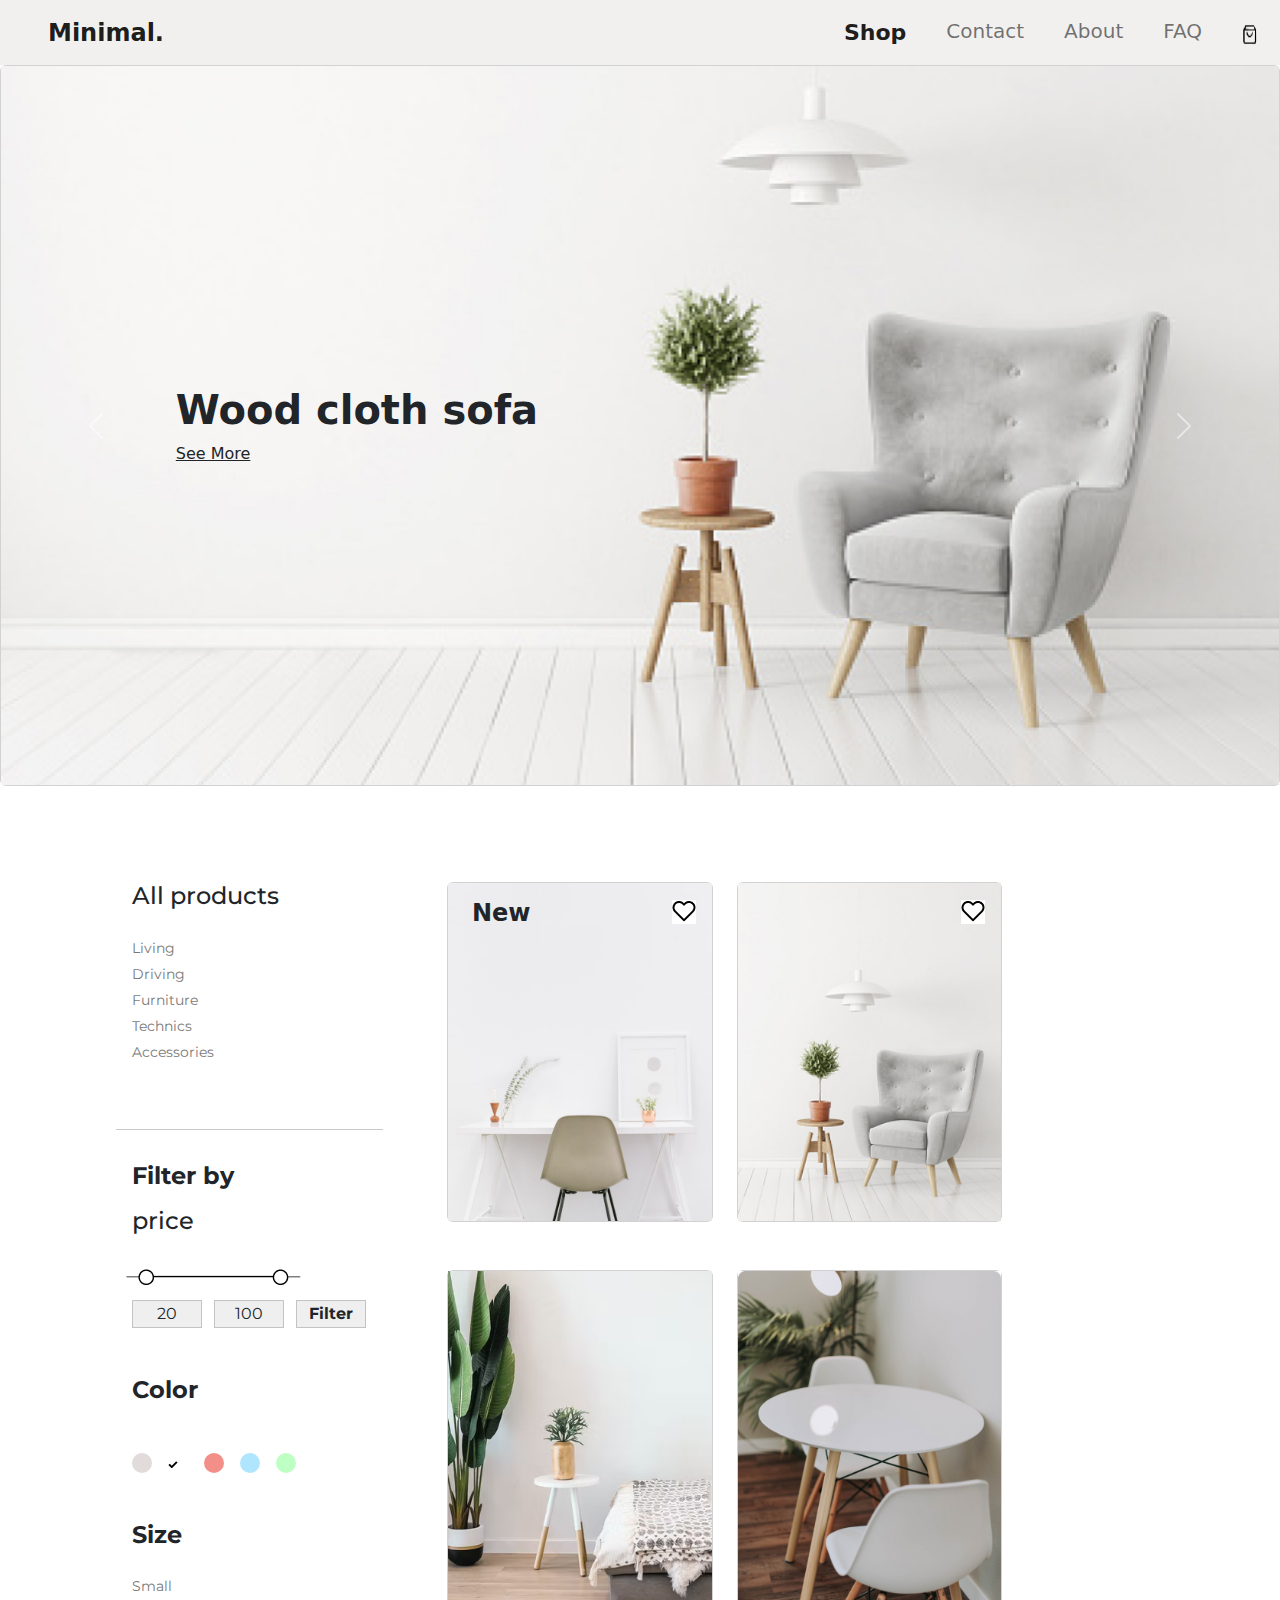
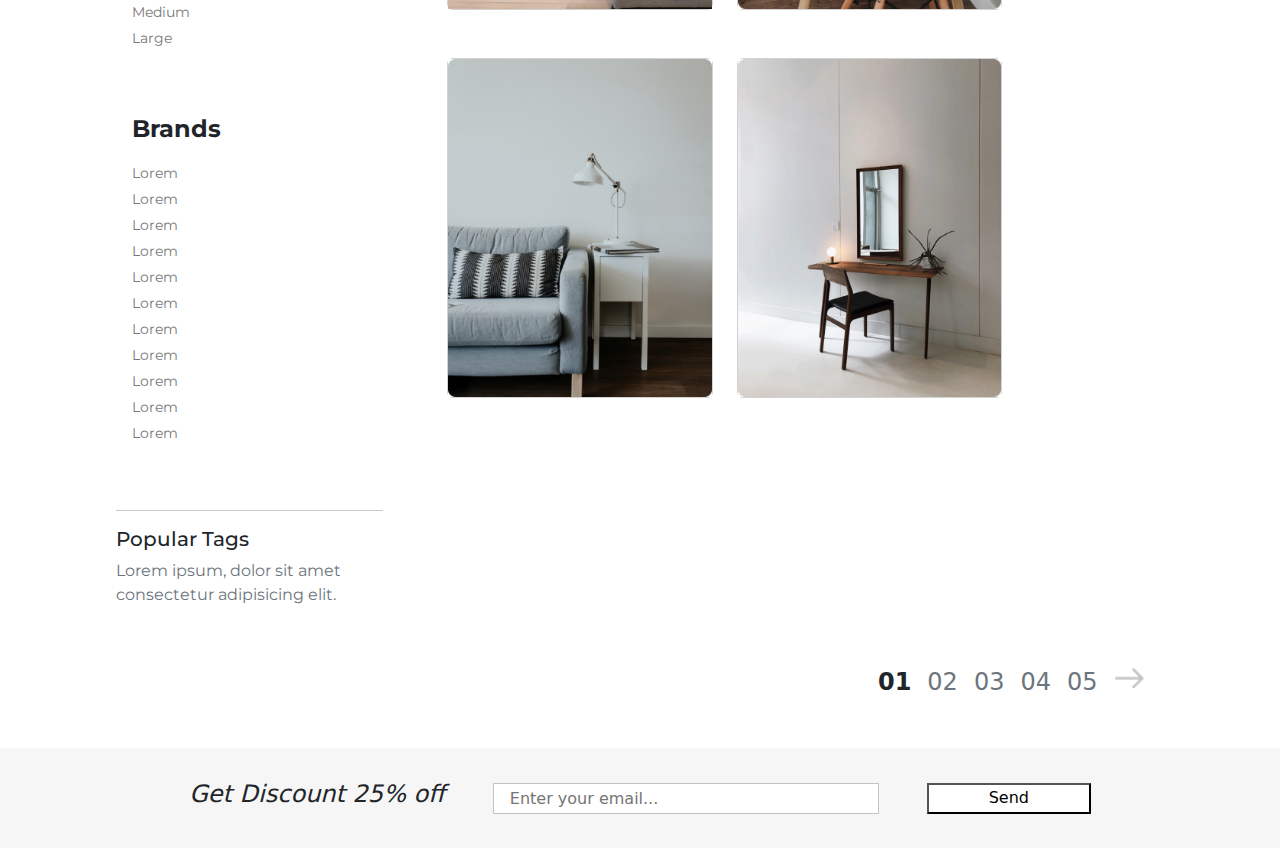
<file: index.html>
<!DOCTYPE html>
<html lang="en">
<head>
    <meta charset="UTF-8">
    <meta http-equiv="X-UA-Compatible" content="IE=edge">
    <meta name="viewport" content="width=device-width, initial-scale=1.0">
    <title>Document</title>
    <link rel="stylesheet" href="bootstrap-5.2.2-dist/css/bootstrap.css">
    <link rel="preconnect" href="https://fonts.googleapis.com"> 
    <link rel="preconnect" href="https://fonts.gstatic.com" crossorigin> 
    <link href="https://fonts.googleapis.com/css2?family=Inter:wght@200;300;400;
    500;600;700;800;900&family=Montserrat:ital,wght@0,100;0,200;0,300;0,400;0,500;
    0,600;0,700;0,800;0,900;1,100;1,200;1,300&display=swap" rel="stylesheet">
    
</head>
<body >
    <section>
        
       
    <nav style="background-color: rgb(241,240,238);" class="navbar navbar-expand-lg navbar-light sticky-top">
        <div class="container-fluid ps-5 pe-3 ms-auto">
            
                <a style="font-weight: 900; font-size: 24px;" class="navbar-brand" href="#"><b>Minimal.</b></a>
                <main class="d-flex">
                 <div>
                  <button class="navbar-toggler" type="button" data-bs-toggle="collapse" data-bs-target="#navbarSupportedContent" aria-controls="navbarSupportedContent" aria-expanded="false" aria-label="Toggle navigation">
                    <span class="navbar-toggler-icon"></span>
                  </button>
                  <div class="collapse navbar-collapse ms-auto" id="navbarSupportedContent">
                    <ul style="font-weight: 400; font-size: 20px;" class="navbar-nav ms-auto mb-2 mb-lg-0">
                      <li style="font-weight: 900; font-size: 22px;" class="nav-item">
                        <a class="nav-link active " href="#">Shop</a>
                      </li>
                      <li class="nav-item">
                        <a class="nav-link ms-4" href="#">Contact</a>
                      </li>
                      
                      <li class="nav-item">
                          <a class="nav-link ms-4" href="#">About</a>
                        </li>
                        
                      <li class="nav-item">
                          <a class="nav-link ms-4" href="#">FAQ</a>
                        </li>
                    </ul>
                    
                  </div>
                 </div>
                  <img class="ms-4" src="image/me-removebg-preview (2).png" alt="">
                </main>
        </div>
    </nav>
    <div id="carouselExampleIndicators" class="carousel slide" data-bs-ride="true">
        <div class="carousel-inner">
          <div class="carousel-item active">
            <div class="card">
              
            <img src="image/image 6.jpg" class="d-block w-100" alt="...">
              <div class="card-img-overlay row " id="nicky">
                <div class=" col-md-9 ps-md-7  col-sm-10 container " style=" margin: auto;">
                  <h1 style="font-weight: 900;">Wood cloth sofa</h1>
                  <a href="*" class="text-dark">See More</a>
                </div>
              </div>
            </div>
          </div>
          <div class="carousel-item">
            <img src="image/image 6.jpg" class="d-block w-100" alt="...">
            
          </div>
          <div class="carousel-item">
            <img src="image/image 6.jpg" class="d-block w-100" alt="...">
          </div>
        </div>
        <button class="carousel-control-prev text-dark h-25 my-auto" type="button" data-bs-target="#carouselExampleIndicators" data-bs-slide="prev">
          <span class="carousel-control-prev-icon" aria-hidden="true"></span>
          <span class="visually-hidden">Previous</span>
        </button>
        <button class="carousel-control-next  text-dark h-25 my-auto" type="button" data-bs-target="#carouselExampleIndicators" data-bs-slide="next">
          <span class="carousel-control-next-icon" aria-hidden="true"></span>
          <span class="visually-hidden">Next</span>
        </button>
      </div>
    </section>
    
    
       <div style="background: #FFFFFF;" class="container-fluid mx-5 mt-5 d-flex gap-3">
        <div class="row-lg gap-5 justify-content-between mx-auto">
            <div style="background: #FFFFFF; height: 1366px;
                        width: 275px;
                        left: 100px;
                        top: 799px;
                        border-radius: 0px;font-family: 'Montserrat', sans-serif;" 
                        class="col-lg-4 d-none d-md-block  mt-sm-5 ps-2 ms-5 me-5 rounded text-dark">
                <h4 class="ps-3 pb-3">
                    All products
                </h4>
                <ul style="color: #7A7979;
                            font-size:14px;
                            font-weight: 400;
                            line-height: 10px;
                            letter-spacing: 0em;
                            text-align: left;"
                        class="navbar-nav ps-3 pb-5 mb-3">
                    <li class="nav-item"><a class="nav-link" href="&^&">Living</a></li>
                    <li class="nav-item"><a class="nav-link" href="&^&">Driving</a></li>
                    <li class="nav-item"><a class="nav-link" href="&^&">Furniture</a></li>
                    <li class="nav-item"><a class="nav-link" href="&^&">Technics</a></li>
                    <li class="nav-item"><a class="nav-link" href="&^&">Accessories</a></li>
                </ul>
                   <hr>
                    
                <h4 class="text-dark fw-bolder ps-3 pt-3 mb-3">
                    Filter by
                </h4>
                <h4 class="ps-3 mb-4">
                    price
                </h4>
                <span style="letter-spacing:0px; padding: 0px; margin: 0px ;">
                    <img src="image/draw.png" alt="">
                </span>
                <span style="font-family: 'Montserrat', sans-serif;"><br>
                    <button class="ms-3 text-dark mt-2" style="border:1px solid #C3C3C3; width:70px;"> 20</button>
                    <button class="ms-2 text-dark mt-2" style="border:1px solid #C3C3C3; width:70px;"> 100</button>
                    <button class="ms-2 text-dark mt-2" style="border:1px solid #C3C3C3; width:70px;"> <b>Filter</b></button>
                </span>
                <h4 class="ms-3 mt-5 mb-5">
                    <b style="font-family: 'Montserrat', sans-serif;">
                        Color
                    </b>
                </h4>
                <span class="d-flex gap-3 ms-3 mt-4">
                    <main style="height:20px ; width: 20px; border-radius: 100px; background-color:#E1DBDB;"></main>
                    <main style="height:20px ; width: 20px; border-radius: 100px;"><img src="image/check.jpg" alt=""></main>
                    <main style="height:20px ; width: 20px; border-radius: 100px; background-color: #F28F88;"></main>
                    <main style="height:20px ; width: 20px; border-radius: 100px; background-color: #AFE6FE;"></main>
                    <main style="height:20px ; width: 20px; border-radius: 100px; background-color: #BEFFC3;"></main>
                </span>
                <h4 class="ms-3 mb-4 mt-5 font-family: 'Montserrat', sans-serif;"><b>Size</b></h4>
                <ul style="color: #7A7979;
                            font-family: 'Montserrat', sans-serif;;
                            font-size:14px;
                            font-weight: 400;
                            line-height: 10px;
                            letter-spacing: 0em;
                            text-align: left;"
                        class="navbar-nav ps-3 pb-5 mb-3">
                    <li class="nav-item"><a class="nav-link" href="&^&">Small</a></li>
                    <li class="nav-item"><a class="nav-link" href="&^&">Medium</a></li>
                    <li class="nav-item"><a class="nav-link" href="&^&">Large</a></li>
                </ul>
                <h4 class="ms-3 mb-3 font-family: 'Montserrat', sans-serif;"><b>Brands</b></h4>
                <ul style="color: #7A7979;
                            font-family: 'Montserrat', sans-serif;;
                            font-size:14px;
                            font-weight: 400;
                            line-height: 10px;
                            letter-spacing: 0em;
                            text-align: left;"
                        class="navbar-nav ps-3 pb-5 mb-3">
                    <li class="nav-item"><a class="nav-link" href="&^&">Lorem</a></li>
                    <li class="nav-item"><a class="nav-link" href="&^&">Lorem</a></li>
                    <li class="nav-item"><a class="nav-link" href="&^&">Lorem</a></li>
                    <li class="nav-item"><a class="nav-link" href="&^&">Lorem</a></li>
                    <li class="nav-item"><a class="nav-link" href="&^&">Lorem</a></li>
                    <li class="nav-item"><a class="nav-link" href="&^&">Lorem</a></li>
                    <li class="nav-item"><a class="nav-link" href="&^&">Lorem</a></li>
                    <li class="nav-item"><a class="nav-link" href="&^&">Lorem</a></li>
                    <li class="nav-item"><a class="nav-link" href="&^&">Lorem</a></li>
                    <li class="nav-item"><a class="nav-link" href="&^&">Lorem</a></li>
                    <li class="nav-item"><a class="nav-link" href="&^&">Lorem</a></li>
                </ul>
                <hr>
                <h5>Popular Tags</h5>
                <p class="text-secondary">Lorem ipsum, dolor sit amet consectetur adipisicing elit.</p>
                </div>
            </div>






           



            

                <div>
                  <nav class=" d-md-none navbar ">
                    <div class="container-fluid">
                      <a class="navbar-brand" href="#"><h5>Menu</h5></a>
                      <button class="navbar-toggler me-auto" type="button" data-bs-toggle="offcanvas" 
                              data-bs-target="#offcanvasNavbar" aria-controls="offcanvasNavbar">
                        <span class="navbar-toggler-icon"></span>
                      </button>
                    
                    
                    
                      <div class="text-dark dropdown">
                        <a style="font-family: 'Montserrat' 'sans-serif';
                                  font-size: 12px;
                                  font-weight: 700;
                                  line-height: 15px;
                                  letter-spacing: 0em;
                                  text-align: left;
                                  "
                            class="btn dropdown-toggle" href="#" role="button" data-bs-toggle="dropdown" aria-expanded="false">
                          Sort by: A-Z
                        </a>
                      
                        <ul class="text-center dropdown-menu">
                          <li><a class="dropdown-item" href="#"></a>A</li>
                          <li><a class="dropdown-item" href="#"></a>B</li>
                          <li><a class="dropdown-item" href="#"></a>C</li>
                          <li><a class="dropdown-item" href="#"></a>D</li>
                          <li><a class="dropdown-item" href="#"></a>E</li>
                          <li><a class="dropdown-item" href="#"></a>F</li>
                          <li><a class="dropdown-item" href="#"></a>G</li>
                          <li><a class="dropdown-item" href="#"></a>I</li>
                          <li><a class="dropdown-item" href="#"></a>J</li>
                          <li><a class="dropdown-item" href="#"></a>K</li>
                          <li><a class="dropdown-item" href="#"></a>L</li>
                          <li><a class="dropdown-item" href="#"></a>M</li>
                          <li><a class="dropdown-item" href="#"></a>N</li>
                          <li><a class="dropdown-item" href="#"></a>O</li>
                          <li><a class="dropdown-item" href="#"></a>P</li>
                          <li><a class="dropdown-item" href="#"></a>Q</li>
                          <li><a class="dropdown-item" href="#"></a>R</li>
                          <li><a class="dropdown-item" href="#"></a>S</li>
                          <li><a class="dropdown-item" href="#"></a>T</li>
                          <li><a class="dropdown-item" href="#"></a>U</li>
                          <li><a class="dropdown-item" href="#"></a>V</li>
                          <li><a class="dropdown-item" href="#"></a>W</li>
                          <li><a class="dropdown-item" href="#"></a>X</li>
                          <li><a class="dropdown-item" href="#"></a>Y</li>
                          <li><a class="dropdown-item" href="#"></a>Z</li>
                          <li><a class="dropdown-item" href="#"></a></li>
                          <!-- <li><a class="dropdown-item" href="#">Another action</a></li>
                          <li><a class="dropdown-item" href="#">Something else here</a></li> -->
                        </ul>
                      </div>
                      <p style="font-family: 'Montserrat' 'sans-serif';
                      font-size: 10px;
                      font-weight: 400;
                      line-height: 12px;
                      letter-spacing: 0em;
                      text-align: left;
                      color: #7A7979;
                      " class="mt-3 me-2">
                        Showing 1-12 of 24 results
                      </p>
                      
                    
                    
                    
                    
                      <div class="offcanvas offcanvas-start" tabindex="-1" id="offcanvasNavbar" aria-labelledby="offcanvasNavbarLabel">
                        <div class="offcanvas-header">
                          <h5 class="offcanvas-title" id="offcanvasNavbarLabel">
                            <h4 
                            style="font-family: 'Montserrat' 'sans-serif';
                                   font-size: 30px;
                                   font-weight: 500;
                                   line-height: 29px;
                                   letter-spacing: 0em;
                                   text-align: left;"
                            class=" mt-3 me-auto">
                            All products
                            </h4>
                          </h5>
                          <button type="button" class="btn-close" data-bs-dismiss="offcanvas" aria-label="Close"></button>
                        </div>
                        <div class="offcanvas-body">
                          <ul class="navbar-nav justify-content-end flex-grow-1 pe-3">
                            <li class="nav-item">
                              
                    
                    
                    
                    
                    
                              <div style="background: #FFFFFF;" class="container-fluid mt-5 d-flex gap-3">
                                <div class="row-lg gap-5">
                                    <div style="background: #FFFFFF; height: 1366px;
                                                width: 275px;
                                                top: 799px;
                                                border-radius: 0px;font-family: 'Montserrat', sans-serif;" 
                                                class="col-lg-3 d-lg-block rounded text-dark">
                                        <!-- <h4 class="ps-3 pb-3">
                                            All products
                                        </h4> -->
                                        <ul style="color: #7A7979;
                                                    font-size:14px;
                                                    font-weight: 400;
                                                    line-height: 10px;
                                                    letter-spacing: 0em;
                                                    text-align: left;"
                                                class="navbar-nav ps-3 pb-5 mb-3">
                                            <li class="nav-item"><a class="nav-link" href="&^&">Living</a></li>
                                            <li class="nav-item"><a class="nav-link" href="&^&">Driving</a></li>
                                            <li class="nav-item"><a class="nav-link" href="&^&">Furniture</a></li>
                                            <li class="nav-item"><a class="nav-link" href="&^&">Technics</a></li>
                                            <li class="nav-item"><a class="nav-link" href="&^&">Accessories</a></li>
                                        </ul>
                                           <hr>
                                            
                                        <h4 class="text-dark fw-bolder ps-3 pt-3 mb-3">
                                            Filter by
                                        </h4>
                                        <h4 class="ps-3 mb-4">
                                            price
                                        </h4>
                                        <span style="letter-spacing:0px; padding: 0px; margin: 0px ;">
                                            <img src="image/draw.png" alt="">
                                        </span>
                                        <span style="font-family: 'Montserrat', sans-serif;"><br>
                                            <button class="ms-3 text-dark mt-2" style="border:1px solid #C3C3C3; width:70px;"> 20</button>
                                            <button class="ms-2 text-dark mt-2" style="border:1px solid #C3C3C3; width:70px;"> 100</button>
                                            <button class="ms-2 text-dark mt-2" style="border:1px solid #C3C3C3; width:70px;"> <b>Filter</b></button>
                                        </span>
                                        <h4 class="ms-3 mt-5 mb-5">
                                            <b style="font-family: 'Montserrat', sans-serif;">
                                                Color
                                            </b>
                                        </h4>
                                        <span class="d-flex gap-3 ms-3 mt-4">
                                            <main style="height:20px ; width: 20px; border-radius: 100px; background-color:#E1DBDB;"></main>
                                            <main style="height:20px ; width: 20px; border-radius: 100px;"><img src="image/check.jpg" alt=""></main>
                                            <main style="height:20px ; width: 20px; border-radius: 100px; background-color: #F28F88;"></main>
                                            <main style="height:20px ; width: 20px; border-radius: 100px; background-color: #AFE6FE;"></main>
                                            <main style="height:20px ; width: 20px; border-radius: 100px; background-color: #BEFFC3;"></main>
                                        </span>
                                        <h4 class="ms-3 mb-4 mt-5 font-family: 'Montserrat', sans-serif;"><b>Size</b></h4>
                                        <ul style="color: #7A7979;
                                                    font-family: 'Montserrat', sans-serif;;
                                                    font-size:14px;
                                                    font-weight: 400;
                                                    line-height: 10px;
                                                    letter-spacing: 0em;
                                                    text-align: left;"
                                                class="navbar-nav ps-3 pb-5 mb-3">
                                            <li class="nav-item"><a class="nav-link" href="&^&">Small</a></li>
                                            <li class="nav-item"><a class="nav-link" href="&^&">Medium</a></li>
                                            <li class="nav-item"><a class="nav-link" href="&^&">Large</a></li>
                                        </ul>
                                        <h4 class="ms-3 mb-3 font-family: 'Montserrat', sans-serif;"><b>Brands</b></h4>
                                        <ul style="color: #7A7979;
                                                    font-family: 'Montserrat', sans-serif;;
                                                    font-size:14px;
                                                    font-weight: 400;
                                                    line-height: 10px;
                                                    letter-spacing: 0em;
                                                    text-align: left;"
                                                class="navbar-nav ps-3 pb-5 mb-3">
                                            <li class="nav-item"><a class="nav-link" href="&^&">Lorem</a></li>
                                            <li class="nav-item"><a class="nav-link" href="&^&">Lorem</a></li>
                                            <li class="nav-item"><a class="nav-link" href="&^&">Lorem</a></li>
                                            <li class="nav-item"><a class="nav-link" href="&^&">Lorem</a></li>
                                            <li class="nav-item"><a class="nav-link" href="&^&">Lorem</a></li>
                                            <li class="nav-item"><a class="nav-link" href="&^&">Lorem</a></li>
                                            <li class="nav-item"><a class="nav-link" href="&^&">Lorem</a></li>
                                            <li class="nav-item"><a class="nav-link" href="&^&">Lorem</a></li>
                                            <li class="nav-item"><a class="nav-link" href="&^&">Lorem</a></li>
                                            <li class="nav-item"><a class="nav-link" href="&^&">Lorem</a></li>
                                            <li class="nav-item"><a class="nav-link" href="&^&">Lorem</a></li>
                                        </ul>
                                        <hr>
                                        <h5>Popular Tags</h5>
                                        <p class="text-secondary">Lorem ipsum, dolor sit amet consectetur adipisicing elit.</p>
                                        </div>
                                    </div>
                            </li>
                        </div>
                      </div>
                    </div>
                    </nav>
                  <main class="row col-lg-8 col-sm-12 ">
                    <div class="col-lg-6 col-sm-6 mt-sm-5  rounded">
                        <div class="card">
                            <img src="image/image 2.jpg" alt="">
                            <div class="card-img-overlay">
                                <div class=" d-flex justify-content-between">
                                    <h4 class="fw-bolder ps-2"> New</h4>
                                    <span style="width: 24px;height: 24px;left: 297px;top: 28px;"> 
                                        <img src="image/heart.jpg" alt="" >
                                    </span>
                                </div>
                                <main style="position: absolute;
                                         width: 160px;
                                         height: 58px;
                                         left: 29px;
                                         top: 390px;">
                                    <h5 style="font-weight: bolder;">Chair & Table</h5>
                                    <h5 style="font-weight: bolder; color: #7A7979;">
                                        $69.00
                                    </h5>
                                </main>
                            </div>
                        </div>
                    </div>

                    <div  class="col-lg-6 col-sm-6 mt-sm-5  rounded">
                        <div class="card">
                            <img src="image/image 4.jpg" alt="" >
                            <div class="card-img-overlay d-flex justify-content-end">
                                <!-- <h4 class="fw-bolder"> New</h4> -->
                                <span style="width: 24px;height: 24px;left: 297px;top: 28px;"> 
                                    <img src="image/heart.jpg" alt="" >
                                </span>
                        </div>
                    </div>
                </div>
                
                <div  class="col-lg-6 col-sm-6 mt-sm-5  rounded">
                    <div class="card">
                        <img src="image/image 5.jpg" alt="">
                    </div>
                </div>

                <div  class="col-lg-6 col-sm-6 mt-sm-5  rounded">
                    <div class="card">
                        <img src="image/Item4.jpg" alt="" >
                    </div>
                </div>
                
                <div  class="col-lg-6 col-sm-6 mt-sm-5  rounded">
                    <div class="card">
                        <img src="image/Item5.jpg" alt="">
                    </div>
                </div>

                <div  class="col-lg-6 col-sm-6 mt-sm-5  rounded">
                    <div class="card">
                        <img src="image/Item6.jpg" alt="" >
                    </div>
                </div>
                </main>
              </div>
                
                
            </div>
            <div class="d-flex" style="font-family: 'montserrat''san-serif'; float: right; margin-right: 130px; margin-top: 20px;">
                <h4 class="ms-3"><b>01</b></h4>
                <h4 class="ms-3 text-secondary">02</h4>
                <h4 class="ms-3 text-secondary">03</h4>
                <h4 class="ms-3 text-secondary">04</h4>
                <h4 class="ms-3 text-secondary me-3">05</h4>
                <img src="image/vector2.png" alt="" height="20px">
            </div>
        </div>
        
        <div class="container-fluid d-flex justify-content-center" style="height: 100px; margin-top: 100px; 
         padding: 40px; align-items: center; background-color: #F6F6F6;" >
            <h3 class="me-5" style="font-weight: 400; font-size: 24px; font-family: 'montserrat''san-serif';"><em>Get Discount 25% off</em></h3>
            <input style="border: 1px solid #C3C3C3; height: 31px; width: 386px;" class="me-5 ps-3" type="text" placeholder="Enter your email..." name="" id="">
            <button style="width: 164px;
            height: 31px; background-color: white; border-color: black;">Send</button>
        </div>


    <script src="bootstrap-5.2.2-dist/js/bootstrap.js"></script>
</body>
</html>
</file>
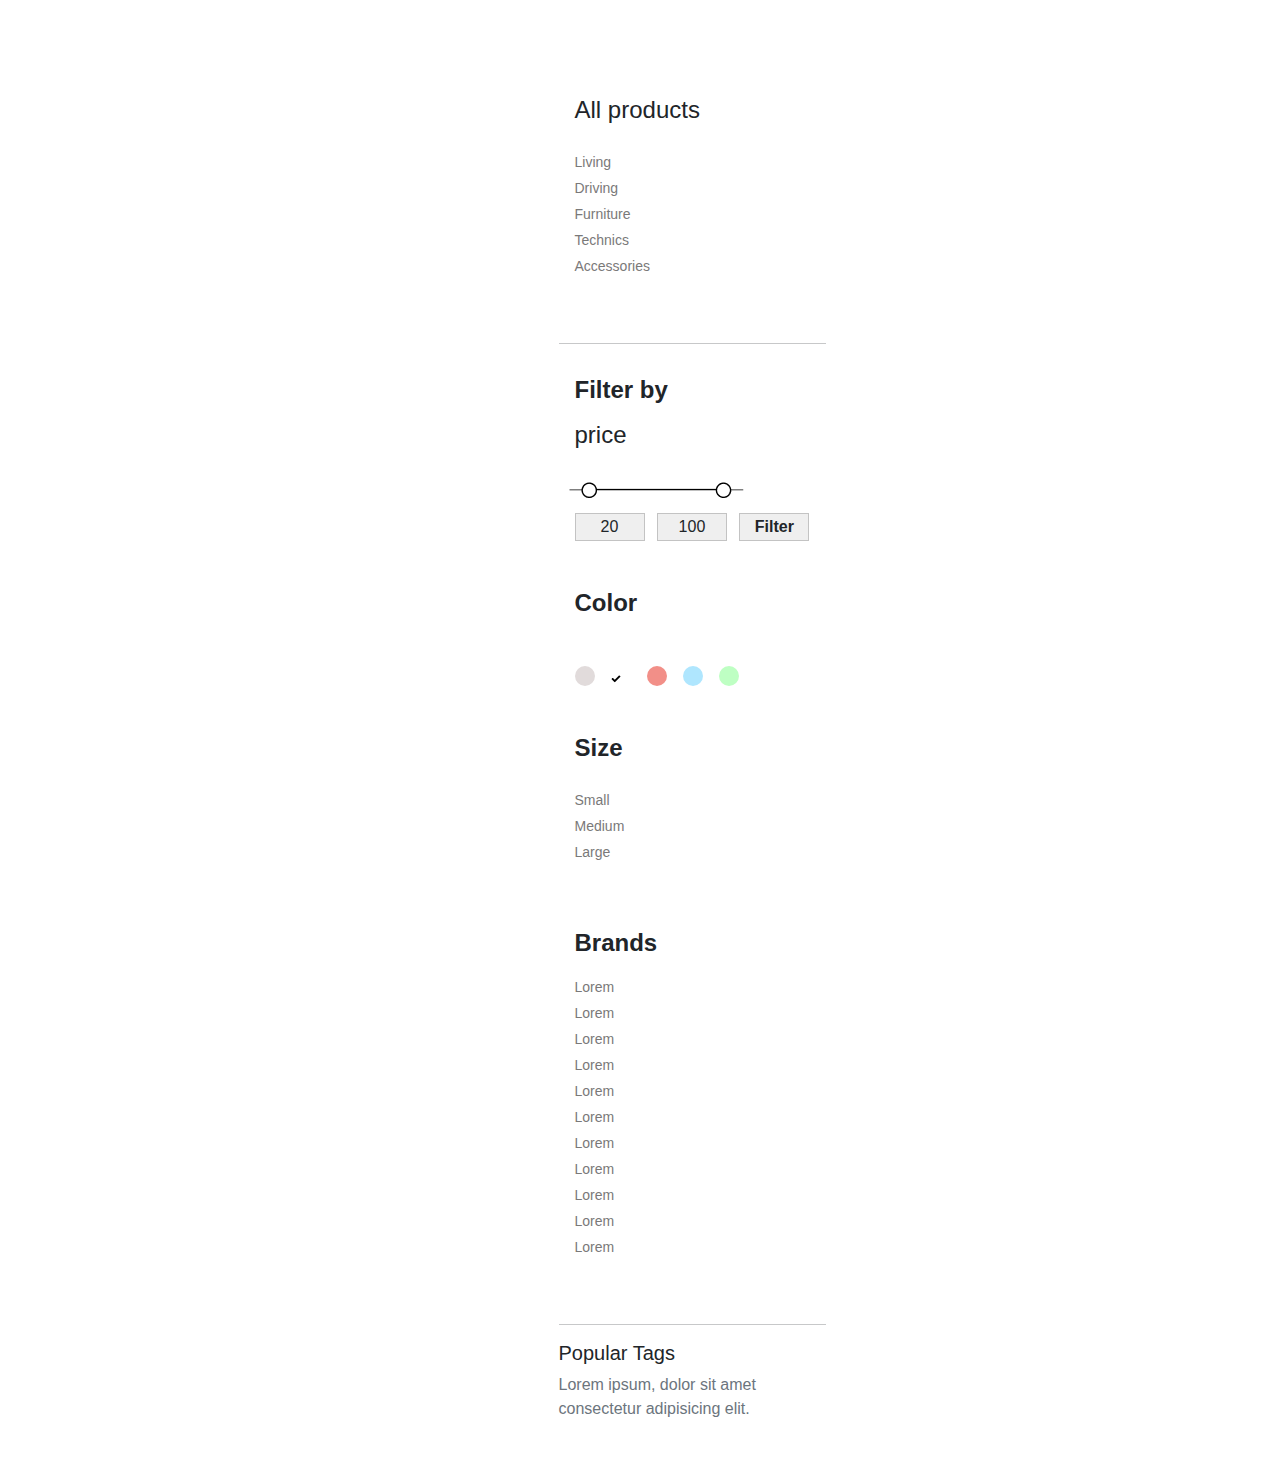
<file: about.html>
<!DOCTYPE html>
<html lang="en">
<head>
    <meta charset="UTF-8">
    <meta http-equiv="X-UA-Compatible" content="IE=edge">
    <meta name="viewport" content="width=device-width, initial-scale=1.0">
    <link rel="stylesheet" href="bootstrap-5.2.2-dist/css/bootstrap.css">
    <script src="https://cdn.jsdelivr.net/npm/@popperjs/core@2.11.6/dist/umd/popper.min.js" integrity="sha384-oBqDVmMz9ATKxIep9tiCxS/Z9fNfEXiDAYTujMAeBAsjFuCZSmKbSSUnQlmh/jp3" crossorigin="anonymous"></script>
<script src="https://cdn.jsdelivr.net/npm/bootstrap@5.2.2/dist/js/bootstrap.min.js" integrity="sha384-IDwe1+LCz02ROU9k972gdyvl+AESN10+x7tBKgc9I5HFtuNz0wWnPclzo6p9vxnk" crossorigin="anonymous"></script>
    <link rel="stylesheet" href="./about.css">
    <title>Document</title>
</head>
<body>
    <!-- <nav class="navbar navbar-expand-lg navbar-light fixed-top">
        <div class="container ps-5 pe-3">
            
                <a style="font-weight: 900; font-size: 24px;" class="navbar-brand" href="#"><b>Minimal.</b></a>
                <button class="navbar-toggler" type="button" data-bs-toggle="collapse" data-bs-target="#navbarSupportedContent" aria-controls="navbarSupportedContent" aria-expanded="false" aria-label="Toggle navigation">
                  <span class="navbar-toggler-icon"></span>
                </button>
                <div class="collapse navbar-collapse" id="navbarSupportedContent">
                  <ul style="font-weight: 400; font-size: 20px;" class="navbar-nav ms-auto mb-2 mb-lg-0">
                    <li style="font-weight: 900; font-size: 22px;" class="nav-item">
                      <a class="nav-link active " href="#">Shop</a>
                    </li>
                    <li class="nav-item">
                      <a class="nav-link ms-4" href="#">Contact</a>
                    </li>
                    
                    <li class="nav-item">
                        <a class="nav-link ms-4" href="#">About</a>
                      </li>
                      
                    <li class="nav-item">
                        <a class="nav-link ms-4" href="#">FAQ</a>
                      </li>
                      
                    <li class="nav-item">
                        <a class="nav-link ms-4" href="#">Link</a>
                      </li>
                  </ul>
                  
                </div>
        </div>
    </nav>
    <div id="carouselExampleIndicators" class="carousel slide" data-bs-ride="true">
        <div class="carousel-inner">
          <div class="carousel-item active">
            <div class="card">
              
            <img src="image/image 6.jpg" class="d-block w-100" alt="...">
              <div class="card-img-overlay row" id="nicky">
                <div class="col-8 col-md-5 ps-md-7  col-sm-4 container" style=" margin: auto;">
                  <h1 style="font-weight: 900;">Wood cloth sofa</h1>
                  <a href="*" class="text-dark">See More</a>
                </div>
                <div class="col-1 col-sm-7">

                </div>
              </div>
            </div>
          </div>
          <div class="carousel-item">
            <img src="image/image 6.jpg" class="d-block w-100" alt="...">
            
          </div>
          <div class="carousel-item">
            <img src="image/image 6.jpg" class="d-block w-100" alt="...">
          </div>
        </div>
        <button class="carousel-control-prev text-dark" type="button" data-bs-target="#carouselExampleIndicators" data-bs-slide="prev">
          <span class="carousel-control-prev-icon" aria-hidden="true"></span>
          <span class="visually-hidden">Previous</span>
        </button>
        <button class="carousel-control-next" type="button" data-bs-target="#carouselExampleIndicators" data-bs-slide="next">
          <span class="carousel-control-next-icon" aria-hidden="true"></span>
          <span class="visually-hidden">Next</span>
        </button>
      </div> -->

      
      <div style="background: #FFFFFF;" class="container-fluid mx-5 mt-5 d-flex gap-3">
        <div class="row-lg gap-5 justify-content-between mx-auto">
            <div style="background: #FFFFFF; height: 1366px;
                        width: 275px;
                        left: 100px;
                        top: 799px;
                        border-radius: 0px;font-family: 'Montserrat', sans-serif;" 
                        class="col-lg-3 d-none d-md-block  mt-sm-5 ps-2 ms-5 me-5 rounded text-dark">
                <h4 class="ps-3 pb-3">
                    All products
                </h4>
                <ul style="color: #7A7979;
                            font-size:14px;
                            font-weight: 400;
                            line-height: 10px;
                            letter-spacing: 0em;
                            text-align: left;"
                        class="navbar-nav ps-3 pb-5 mb-3">
                    <li class="nav-item"><a class="nav-link" href="&^&">Living</a></li>
                    <li class="nav-item"><a class="nav-link" href="&^&">Driving</a></li>
                    <li class="nav-item"><a class="nav-link" href="&^&">Furniture</a></li>
                    <li class="nav-item"><a class="nav-link" href="&^&">Technics</a></li>
                    <li class="nav-item"><a class="nav-link" href="&^&">Accessories</a></li>
                </ul>
                   <hr>
                    
                <h4 class="text-dark fw-bolder ps-3 pt-3 mb-3">
                    Filter by
                </h4>
                <h4 class="ps-3 mb-4">
                    price
                </h4>
                <span style="letter-spacing:0px; padding: 0px; margin: 0px ;">
                    <img src="image/draw.png" alt="">
                </span>
                <span style="font-family: 'Montserrat', sans-serif;"><br>
                    <button class="ms-3 text-dark mt-2" style="border:1px solid #C3C3C3; width:70px;"> 20</button>
                    <button class="ms-2 text-dark mt-2" style="border:1px solid #C3C3C3; width:70px;"> 100</button>
                    <button class="ms-2 text-dark mt-2" style="border:1px solid #C3C3C3; width:70px;"> <b>Filter</b></button>
                </span>
                <h4 class="ms-3 mt-5 mb-5">
                    <b style="font-family: 'Montserrat', sans-serif;">
                        Color
                    </b>
                </h4>
                <span class="d-flex gap-3 ms-3 mt-4">
                    <main style="height:20px ; width: 20px; border-radius: 100px; background-color:#E1DBDB;"></main>
                    <main style="height:20px ; width: 20px; border-radius: 100px;"><img src="image/check.jpg" alt=""></main>
                    <main style="height:20px ; width: 20px; border-radius: 100px; background-color: #F28F88;"></main>
                    <main style="height:20px ; width: 20px; border-radius: 100px; background-color: #AFE6FE;"></main>
                    <main style="height:20px ; width: 20px; border-radius: 100px; background-color: #BEFFC3;"></main>
                </span>
                <h4 class="ms-3 mb-4 mt-5 font-family: 'Montserrat', sans-serif;"><b>Size</b></h4>
                <ul style="color: #7A7979;
                            font-family: 'Montserrat', sans-serif;;
                            font-size:14px;
                            font-weight: 400;
                            line-height: 10px;
                            letter-spacing: 0em;
                            text-align: left;"
                        class="navbar-nav ps-3 pb-5 mb-3">
                    <li class="nav-item"><a class="nav-link" href="&^&">Small</a></li>
                    <li class="nav-item"><a class="nav-link" href="&^&">Medium</a></li>
                    <li class="nav-item"><a class="nav-link" href="&^&">Large</a></li>
                </ul>
                <h4 class="ms-3 mb-3 font-family: 'Montserrat', sans-serif;"><b>Brands</b></h4>
                <ul style="color: #7A7979;
                            font-family: 'Montserrat', sans-serif;;
                            font-size:14px;
                            font-weight: 400;
                            line-height: 10px;
                            letter-spacing: 0em;
                            text-align: left;"
                        class="navbar-nav ps-3 pb-5 mb-3">
                    <li class="nav-item"><a class="nav-link" href="&^&">Lorem</a></li>
                    <li class="nav-item"><a class="nav-link" href="&^&">Lorem</a></li>
                    <li class="nav-item"><a class="nav-link" href="&^&">Lorem</a></li>
                    <li class="nav-item"><a class="nav-link" href="&^&">Lorem</a></li>
                    <li class="nav-item"><a class="nav-link" href="&^&">Lorem</a></li>
                    <li class="nav-item"><a class="nav-link" href="&^&">Lorem</a></li>
                    <li class="nav-item"><a class="nav-link" href="&^&">Lorem</a></li>
                    <li class="nav-item"><a class="nav-link" href="&^&">Lorem</a></li>
                    <li class="nav-item"><a class="nav-link" href="&^&">Lorem</a></li>
                    <li class="nav-item"><a class="nav-link" href="&^&">Lorem</a></li>
                    <li class="nav-item"><a class="nav-link" href="&^&">Lorem</a></li>
                </ul>
                <hr>
                <h5>Popular Tags</h5>
                <p class="text-secondary">Lorem ipsum, dolor sit amet consectetur adipisicing elit.</p>
                </div>
            </div>






            <nav class=" d-sm-none navbar fixed-top">
              <div class="container-fluid">
                <a class="navbar-brand" href="#"><h5>Menu</h5></a>
                <button class="navbar-toggler me-auto" type="button" data-bs-toggle="offcanvas" data-bs-target="#offcanvasNavbar" aria-controls="offcanvasNavbar">
                  <span class="navbar-toggler-icon"></span>
                </button>



                <div class="text-dark dropdown">
                  <a style="font-family: 'Montserrat' 'sans-serif';
                            font-size: 12px;
                            font-weight: 700;
                            line-height: 15px;
                            letter-spacing: 0em;
                            text-align: left;
                            "
                      class="btn dropdown-toggle" href="#" role="button" data-bs-toggle="dropdown" aria-expanded="false">
                    Sort by: A-Z
                  </a>
                
                  <ul class="text-center dropdown-menu">
                    <li><a class="dropdown-item" href="#"></a>A</li>
                    <li><a class="dropdown-item" href="#"></a>B</li>
                    <li><a class="dropdown-item" href="#"></a>C</li>
                    <li><a class="dropdown-item" href="#"></a>D</li>
                    <li><a class="dropdown-item" href="#"></a>E</li>
                    <li><a class="dropdown-item" href="#"></a>F</li>
                    <li><a class="dropdown-item" href="#"></a>G</li>
                    <li><a class="dropdown-item" href="#"></a>I</li>
                    <li><a class="dropdown-item" href="#"></a>J</li>
                    <li><a class="dropdown-item" href="#"></a>K</li>
                    <li><a class="dropdown-item" href="#"></a>L</li>
                    <li><a class="dropdown-item" href="#"></a>M</li>
                    <li><a class="dropdown-item" href="#"></a>N</li>
                    <li><a class="dropdown-item" href="#"></a>O</li>
                    <li><a class="dropdown-item" href="#"></a>P</li>
                    <li><a class="dropdown-item" href="#"></a>Q</li>
                    <li><a class="dropdown-item" href="#"></a>R</li>
                    <li><a class="dropdown-item" href="#"></a>S</li>
                    <li><a class="dropdown-item" href="#"></a>T</li>
                    <li><a class="dropdown-item" href="#"></a>U</li>
                    <li><a class="dropdown-item" href="#"></a>V</li>
                    <li><a class="dropdown-item" href="#"></a>W</li>
                    <li><a class="dropdown-item" href="#"></a>X</li>
                    <li><a class="dropdown-item" href="#"></a>Y</li>
                    <li><a class="dropdown-item" href="#"></a>Z</li>
                    <li><a class="dropdown-item" href="#"></a></li>
                    <!-- <li><a class="dropdown-item" href="#">Another action</a></li>
                    <li><a class="dropdown-item" href="#">Something else here</a></li> -->
                  </ul>
                </div>
                <p style="font-family: 'Montserrat' 'sans-serif';
                font-size: 10px;
                font-weight: 400;
                line-height: 12px;
                letter-spacing: 0em;
                text-align: left;
                color: #7A7979;
                " class="mt-3 me-2">
                  Showing 1-12 of 24 results
                </p>
                




                <div class="offcanvas offcanvas-start" tabindex="-1" id="offcanvasNavbar" aria-labelledby="offcanvasNavbarLabel">
                  <div class="offcanvas-header">
                    <h5 class="offcanvas-title" id="offcanvasNavbarLabel">
                      <h4 
                      style="font-family: 'Montserrat' 'sans-serif';
                             font-size: 30px;
                             font-weight: 500;
                             line-height: 29px;
                             letter-spacing: 0em;
                             text-align: left;"
                      class=" mt-3 me-auto">
                      All products
                      </h4>
                    </h5>
                    <button type="button" class="btn-close" data-bs-dismiss="offcanvas" aria-label="Close"></button>
                  </div>
                  <div class="offcanvas-body">
                    <ul class="navbar-nav justify-content-end flex-grow-1 pe-3">
                      <li class="nav-item">
                        





                        <div style="background: #FFFFFF;" class="container-fluid mt-5 d-flex gap-3">
                          <div class="row-lg gap-5">
                              <div style="background: #FFFFFF; height: 1366px;
                                          width: 275px;
                                          top: 799px;
                                          border-radius: 0px;font-family: 'Montserrat', sans-serif;" 
                                          class="col-lg-3 d-block d-md-none rounded text-dark">
                                  <!-- <h4 class="ps-3 pb-3">
                                      All products
                                  </h4> -->
                                  <ul style="color: #7A7979;
                                              font-size:14px;
                                              font-weight: 400;
                                              line-height: 10px;
                                              letter-spacing: 0em;
                                              text-align: left;"
                                          class="navbar-nav ps-3 pb-5 mb-3">
                                      <li class="nav-item"><a class="nav-link" href="&^&">Living</a></li>
                                      <li class="nav-item"><a class="nav-link" href="&^&">Driving</a></li>
                                      <li class="nav-item"><a class="nav-link" href="&^&">Furniture</a></li>
                                      <li class="nav-item"><a class="nav-link" href="&^&">Technics</a></li>
                                      <li class="nav-item"><a class="nav-link" href="&^&">Accessories</a></li>
                                  </ul>
                                     <hr>
                                      
                                  <h4 class="text-dark fw-bolder ps-3 pt-3 mb-3">
                                      Filter by
                                  </h4>
                                  <h4 class="ps-3 mb-4">
                                      price
                                  </h4>
                                  <span style="letter-spacing:0px; padding: 0px; margin: 0px ;">
                                      <img src="image/draw.png" alt="">
                                  </span>
                                  <span style="font-family: 'Montserrat', sans-serif;"><br>
                                      <button class="ms-3 text-dark mt-2" style="border:1px solid #C3C3C3; width:70px;"> 20</button>
                                      <button class="ms-2 text-dark mt-2" style="border:1px solid #C3C3C3; width:70px;"> 100</button>
                                      <button class="ms-2 text-dark mt-2" style="border:1px solid #C3C3C3; width:70px;"> <b>Filter</b></button>
                                  </span>
                                  <h4 class="ms-3 mt-5 mb-5">
                                      <b style="font-family: 'Montserrat', sans-serif;">
                                          Color
                                      </b>
                                  </h4>
                                  <span class="d-flex gap-3 ms-3 mt-4">
                                      <main style="height:20px ; width: 20px; border-radius: 100px; background-color:#E1DBDB;"></main>
                                      <main style="height:20px ; width: 20px; border-radius: 100px;"><img src="image/check.jpg" alt=""></main>
                                      <main style="height:20px ; width: 20px; border-radius: 100px; background-color: #F28F88;"></main>
                                      <main style="height:20px ; width: 20px; border-radius: 100px; background-color: #AFE6FE;"></main>
                                      <main style="height:20px ; width: 20px; border-radius: 100px; background-color: #BEFFC3;"></main>
                                  </span>
                                  <h4 class="ms-3 mb-4 mt-5 font-family: 'Montserrat', sans-serif;"><b>Size</b></h4>
                                  <ul style="color: #7A7979;
                                              font-family: 'Montserrat', sans-serif;;
                                              font-size:14px;
                                              font-weight: 400;
                                              line-height: 10px;
                                              letter-spacing: 0em;
                                              text-align: left;"
                                          class="navbar-nav ps-3 pb-5 mb-3">
                                      <li class="nav-item"><a class="nav-link" href="&^&">Small</a></li>
                                      <li class="nav-item"><a class="nav-link" href="&^&">Medium</a></li>
                                      <li class="nav-item"><a class="nav-link" href="&^&">Large</a></li>
                                  </ul>
                                  <h4 class="ms-3 mb-3 font-family: 'Montserrat', sans-serif;"><b>Brands</b></h4>
                                  <ul style="color: #7A7979;
                                              font-family: 'Montserrat', sans-serif;;
                                              font-size:14px;
                                              font-weight: 400;
                                              line-height: 10px;
                                              letter-spacing: 0em;
                                              text-align: left;"
                                          class="navbar-nav ps-3 pb-5 mb-3">
                                      <li class="nav-item"><a class="nav-link" href="&^&">Lorem</a></li>
                                      <li class="nav-item"><a class="nav-link" href="&^&">Lorem</a></li>
                                      <li class="nav-item"><a class="nav-link" href="&^&">Lorem</a></li>
                                      <li class="nav-item"><a class="nav-link" href="&^&">Lorem</a></li>
                                      <li class="nav-item"><a class="nav-link" href="&^&">Lorem</a></li>
                                      <li class="nav-item"><a class="nav-link" href="&^&">Lorem</a></li>
                                      <li class="nav-item"><a class="nav-link" href="&^&">Lorem</a></li>
                                      <li class="nav-item"><a class="nav-link" href="&^&">Lorem</a></li>
                                      <li class="nav-item"><a class="nav-link" href="&^&">Lorem</a></li>
                                      <li class="nav-item"><a class="nav-link" href="&^&">Lorem</a></li>
                                      <li class="nav-item"><a class="nav-link" href="&^&">Lorem</a></li>
                                  </ul>
                                  <hr>
                                  <h5>Popular Tags</h5>
                                  <p class="text-secondary">Lorem ipsum, dolor sit amet consectetur adipisicing elit.</p>
                                  </div>
                              </div>
                      </li>
                  </div>
                </div>
              </div>
            </nav>








    
</body>
</html>
</file>
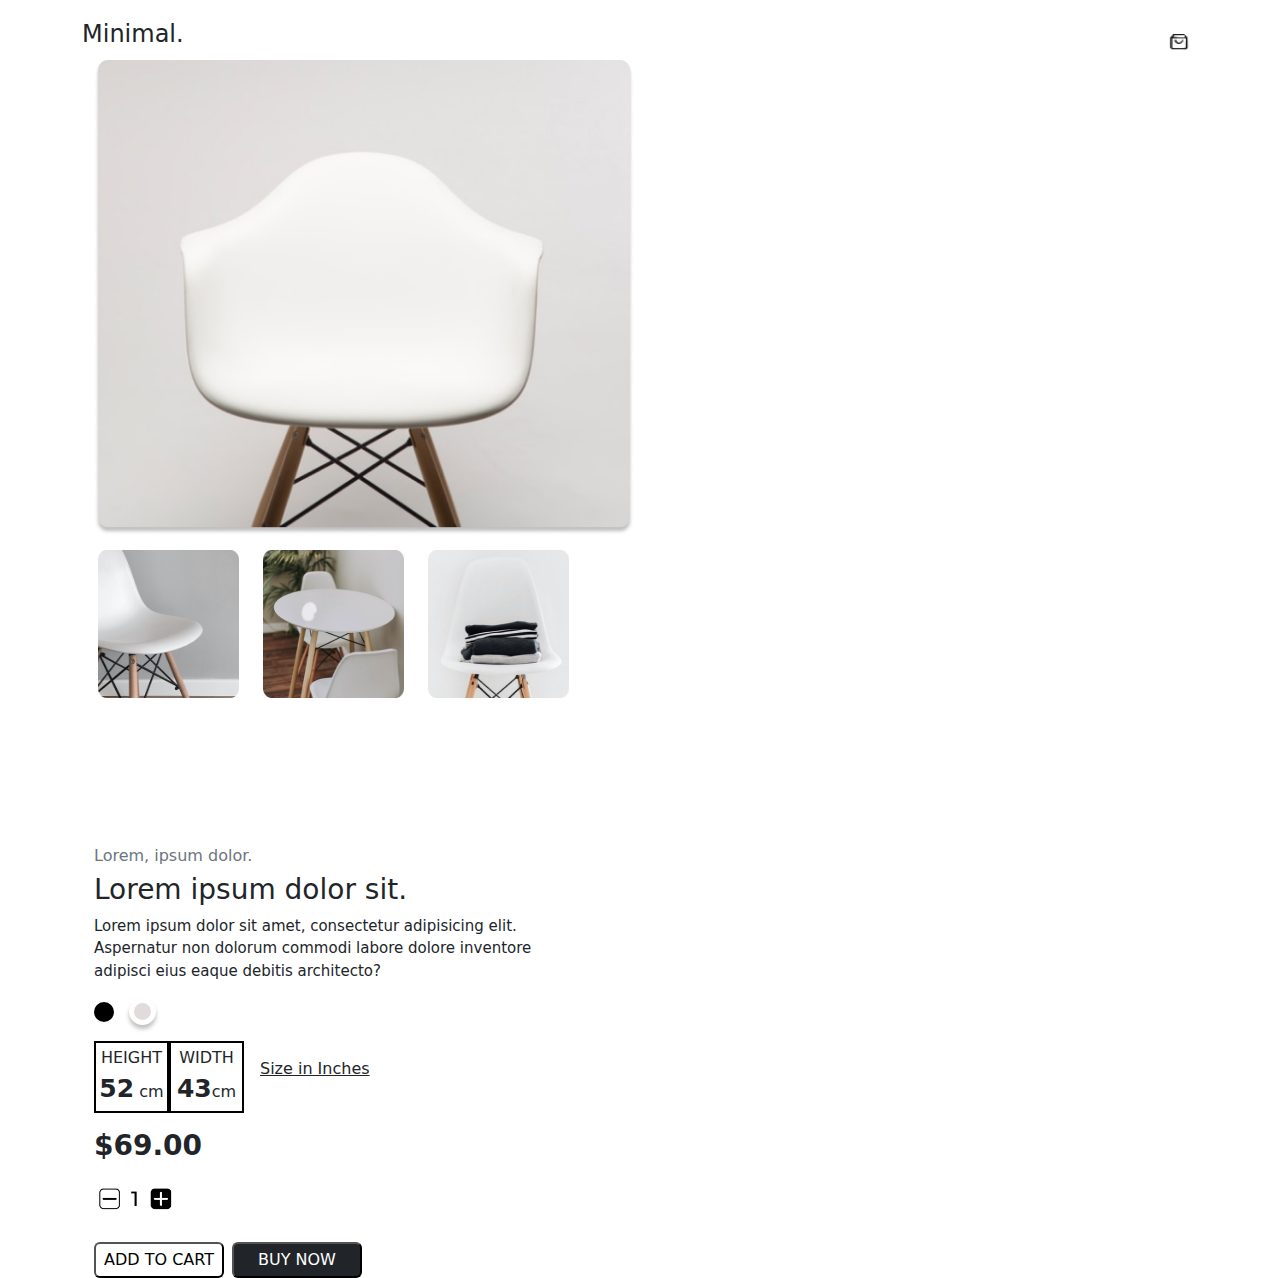
<file: figma2.html>
<!DOCTYPE html>
<html lang="en">
<head>
    <meta charset="UTF-8">
    <meta http-equiv="X-UA-Compatible" content="IE=edge">
    <meta name="viewport" content="width=device-width, initial-scale=1.0">
    <link rel="stylesheet" href="bootstrap-5.2.2-dist/css/bootstrap.css">
    <link rel="stylesheet" href="figma2.css">
    <title>Figma</title>
</head>
<body>
    <nav class="container d-flex" style="justify-content: space-between; margin-top: 20px;">
        <h4>Minimal.</h4>
        <img src="image/me-removebg-preview (2).png" alt="" height="40px" width="40px">
    </nav>

    <section class="row mx-auto container " style="gap: 100px ;">
        <div class="col-lg-6 col-sm-12" style="display: flex; flex-direction: column; gap: 15px;">
            <img style="width: 540px; height: 475px;" src="image/Rectangle 6.jpg" alt="">
            <main class="row ps-1">
                <div class="col-sm-1 d-flex d-lg-none" style="align-items: center; gap: 15px;">
                    <div style="border-radius: 100%; height: 20px; max-width: 40px; background: #000000;
                    border: 2px solid #000000;"></div>
                    <div style="border-radius: 100%; height: 27px; max-width: 40px; background: #E1DBDB;
                    border: 5px solid #FFFFFF;
                    box-shadow: 0px 4px 4px rgba(0, 0, 0, 0.25);"></div>

                </div>
                <img id="val" class="col-2" style="width: 165px; height: 148px;" src="image/Rectangle 7.jpg" alt="">
                <img id="val" class="col-2" style="width: 165px; height: 148px;" class="gap-3" src="image/Rectangle 8.jpg" alt="">
                <img id="val" class="col-2" style="width: 165px; height: 148px;" class="" src="image/Rectangle 9.jpg" alt="">
            </main>
        </div>

        <div id="bakky" class="col-lg-5 col-sm-12 mt-lg-5 mt-sm-1 bg-sm-">
            <h6 class="text-secondary">Lorem, ipsum dolor.</h6>
            <h3>Lorem ipsum dolor sit.</h3>
            <p style="font-size: 15px;">Lorem ipsum dolor sit amet, consectetur adipisicing elit. Aspernatur non dolorum 
                commodi labore dolore inventore adipisci eius eaque debitis architecto?</p> 
            <div class="d-flex d-sm-none d-lg-flex" style="align-items: center; gap: 15px;">
                <div style="border-radius: 100%; height: 20px; width: 20px; background: #000000;
                border: 2px solid #000000;"></div>
                <div style="border-radius: 100%; height: 27px; width: 27px; background: #E1DBDB;
                border: 5px solid #FFFFFF;
                box-shadow: 0px 4px 4px rgba(0, 0, 0, 0.25);"></div>
            </div>

            <main class="mt-3 d-flex">
                <div style="padding: 3px; border: 2px solid black; width: 75px; text-align: center;">
                    HEIGHT <br>  <span style="font-weight: 600; font-size: 25px;">52</span>  cm</div>
                
                <div style="padding: 3px; border: 2px solid black; width: 75px; text-align: center;">
                    WIDTH<br>  <span style="font-weight: 600; font-size: 25px;">43</span>cm</div>
                <a class="text-dark ms-3 align-items-center mt-3" href="*">Size in Inches</a>
            </main>

            <h3 class="fw-bold mt-3">$69.00</h3>
            <img class="mt-2 mb-sm-3" src="image/button.png" alt="" height="40px">
             
            <div id="bukky" class="d-flex gap-2 mt-2" style="font-family: 'Montserrat' 'san-serif';
                                             font-style: normal;
                                             font-weight: 900;
                                             font-size: 16px;">
                <button class="rounded btn-outline-dark p-1 bg-white px-2">ADD TO CART</button>
                <button class="rounded bg-dark text-white px-4 py-1">BUY NOW</button>
            </div>
        </div>
    </section>


    <script src="bootstrap-5.2.2-dist/js/bootstrap.js"></script>
</body>
</html>
</file>
<file: about.css>
/* #nicky{
    margin-top: 350px; 
    margin-left: 200px;
}

@media screen and (max-width: 320px){
    #nicky{
        margin-top: 40px;
        margin-left: 80px;
        position: absolute;
    }
}

@media screen and (max-width: 700px){
    #nicky{
        margin-top: 100px;
        margin-left: 90px;
        position: absolute;
    }
}

@media screen and (max-width: 1200px){
    #nicky{
        margin-top: 220px;
        margin-left: 100px;
        position: absolute;
    }
} */
</file>
<file: figma2.css>
#bakky{
    margin-top: 3rem;
}



@media only screen and (max-width: 850px) {
    #bakky{
        margin-top: -5rem;
        background-color: rgb(246, 235, 235);
        border-radius: 25px;
        padding-block: 20px;
        padding-inline: 50px;
    }
    #bukky{
        justify-content: center;
        margin-bottom: 20px;
    }
    #val{
        width: 80px;
    }
}
</file>
